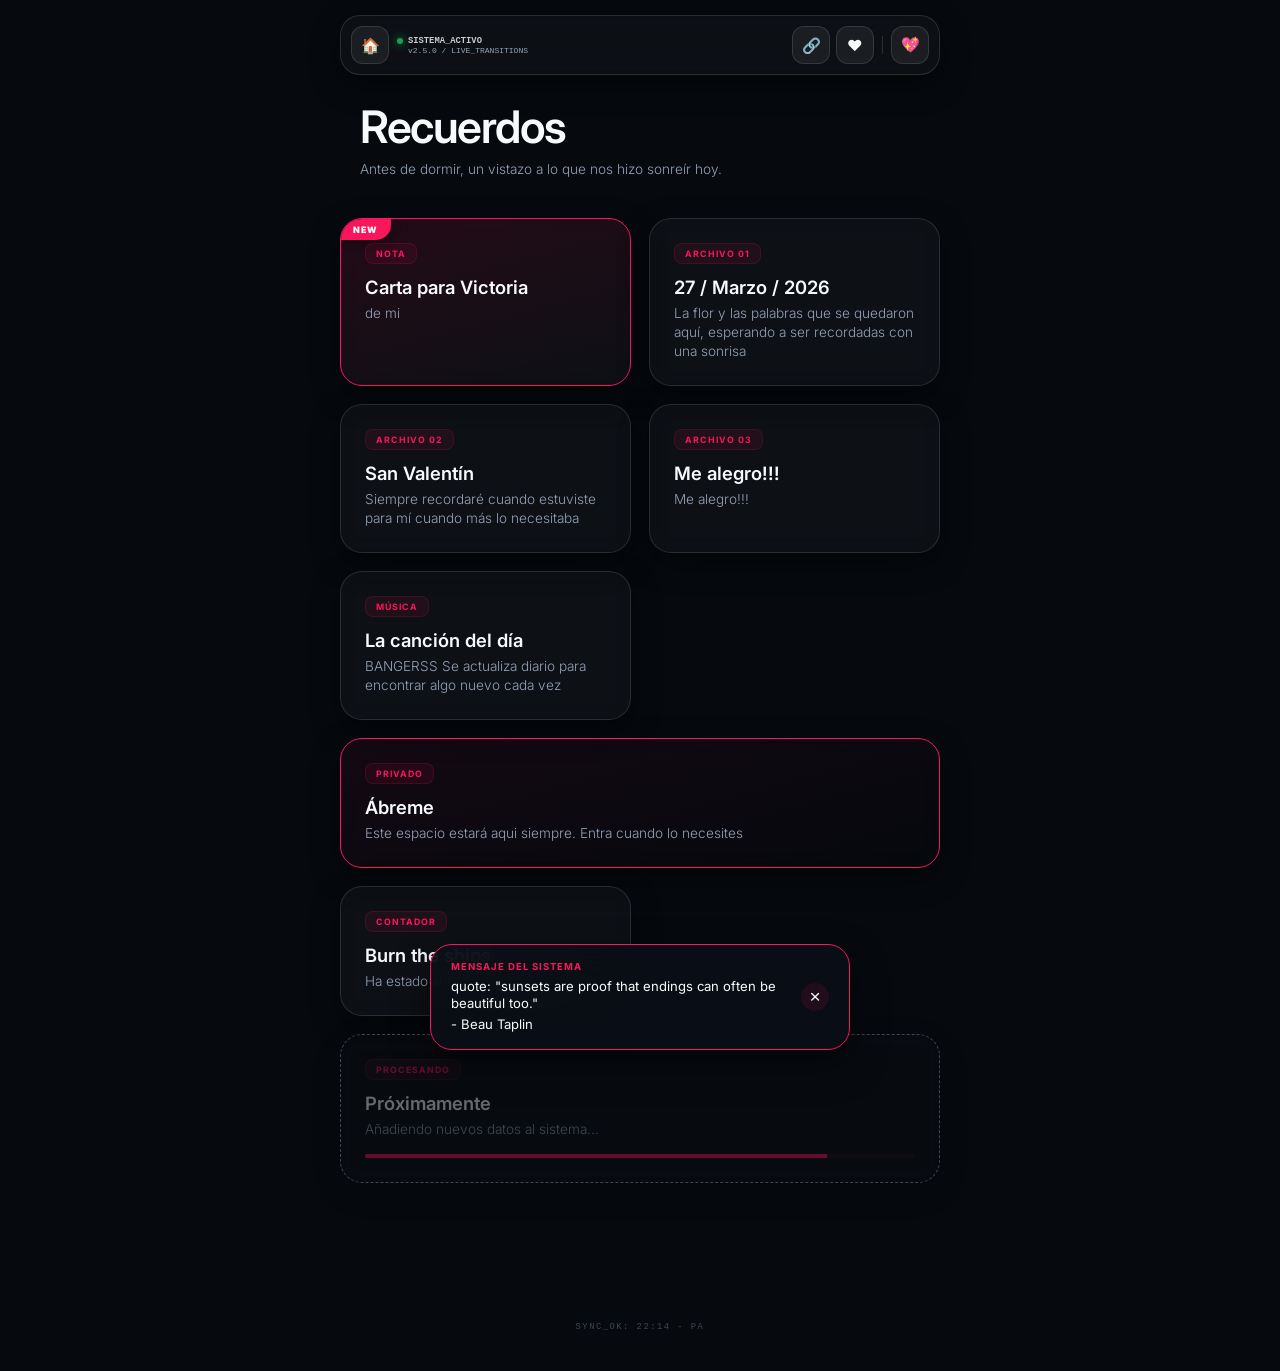
<file: index.html>
<!DOCTYPE html>
<html lang="es">
<head>
    <meta charset="UTF-8">
    <meta name="viewport" content="width=device-width, initial-scale=1.0, maximum-scale=1.0, user-scalable=no">
    <title>Archivo | Recuerdos</title>
    <link href="https://fonts.googleapis.com/css2?family=Inter:wght@300;400;600&display=swap" rel="stylesheet">
    <style>
        :root {
            /* 1. TEMA DARK */
            --bg-dark: #06090e;
            --accent: #fa165a;
            --text-main: #f8fafc;
            --text-dim: #94a3b8;
            --glass: rgba(255, 255, 255, 0.03);
            --border-glass: rgba(255, 255, 255, 0.12);
            --spring-eas: cubic-bezier(0.23, 1, 0.32, 1);
            --shadow: 0 10px 30px rgba(0,0,0,0.4);
            --accent-rgb: 250, 22, 90;
            --tape: transparent;
            --btn-bg: rgba(255, 255, 255, 0.06);
            
            --dot-color: rgba(250, 22, 90, 0.04); 
            --dot-size: 24px;
            --dot-radius: 0.4px;
        }

        /* 2. TEMA MIDNIGHT */
        body.theme-midnight {
            --bg-dark: #000000;
            --accent: #fde047;
            --text-main: #ffffff;
            --text-dim: #71717a;
            --glass: rgba(253, 224, 71, 0.02);
            --border-glass: rgba(253, 224, 71, 0.2);
            --accent-rgb: 253, 224, 71;
            --btn-bg: rgba(253, 224, 71, 0.08);
            --dot-color: rgba(253, 224, 71, 0.03);
        }

        /* 3. TEMA LIGHT */
        body.theme-light {
            --bg-dark: #fcfaf7;
            --accent: #f59e0b;
            --text-main: #1e293b;
            --text-dim: #64748b;
            --glass: #ffffff;
            --border-glass: rgba(245, 158, 11, 0.15);
            --accent-rgb: 245, 158, 11;
            --tape: rgba(245, 158, 11, 0.2);
            --btn-bg: rgba(245, 158, 11, 0.08);
        }

        * { 
            box-sizing: border-box; 
            -webkit-tap-highlight-color: transparent; 
            touch-action: manipulation;
        }

        body {
            background-color: var(--bg-dark);
            background-image: radial-gradient(var(--dot-color) var(--dot-radius), transparent var(--dot-radius));
            background-size: var(--dot-size) var(--dot-size);
            background-attachment: fixed;
            color: var(--text-main);
            font-family: 'Inter', -apple-system, system-ui, sans-serif;
            margin: 0; padding: 0;
            overflow-x: hidden;
            display: flex; flex-direction: column; align-items: center;
            transition: background-color 0.4s ease, opacity 0.5s ease;
            -webkit-font-smoothing: antialiased;
        }

        body.theme-light::after {
            content: ""; position: fixed; top: 0; left: 0; width: 100%; height: 100%;
            background-image: linear-gradient(var(--border-glass) 1px, transparent 1px), linear-gradient(90deg, var(--border-glass) 1px, transparent 1px);
            background-size: 25px 25px; z-index: -1; pointer-events: none;
        }

        body.theme-light { background-image: none; }

        /* --- EFECTO DE NAVEGACIÓN (ZOOM) --- */
        body.navigating .grid, body.navigating header, body.navigating .navbar {
            opacity: 0;
            transform: translateY(-20px);
            pointer-events: none;
            transition: all 0.5s var(--spring-eas);
        }

        /* --- NAVBAR --- */
        .navbar {
            position: fixed; top: 15px; width: 92%; max-width: 600px; height: 60px;
            background: var(--glass); backdrop-filter: blur(20px); -webkit-backdrop-filter: blur(20px);
            border: 1px solid var(--border-glass); border-radius: 20px; z-index: 10000;
            display: flex; align-items: center; justify-content: space-between;
            padding: 0 10px; box-shadow: var(--shadow);
            transform: translateZ(0);
            transition: all 0.5s var(--spring-eas);
        }

        .nav-left { display: flex; align-items: center; gap: 8px; }
        .nav-home, .nav-extra-btn, .nav-heart-btn, .theme-btn {
            text-decoration: none; width: 38px; height: 38px; display: flex;
            align-items: center; justify-content: center; border-radius: 12px;
            background: var(--btn-bg); border: 1px solid var(--border-glass);
            color: var(--text-main); font-size: 0.95rem; 
            transition: transform 0.2s cubic-bezier(0.175, 0.885, 0.32, 1.275);
        }

        .system-status { display: flex; flex-direction: column; }
        .status-dot-wrapper { display: flex; align-items: center; gap: 5px; font-family: monospace; font-size: 0.55rem; font-weight: 700; opacity: 0.8; }
        .dot { width: 6px; height: 6px; background: #22c55e; border-radius: 50%; box-shadow: 0 0 8px #22c55e; animation: pulse 2s infinite; }

        .nav-right { display: flex; align-items: center; gap: 6px; }
        .nav-divider { width: 1px; height: 18px; background: var(--border-glass); margin: 0 2px; }
        .heart-icon { animation: heartBeat 2s infinite ease-in-out; display: inline-block; }

        /* --- HEADER --- */
        header {
            margin-top: 100px; text-align: left; padding: 0 20px; width: 90%; max-width: 600px;
            opacity: 0; transform: translateY(10px);
            transition: all 0.6s var(--spring-eas);
        }
        header.reveal { opacity: 1; transform: translateY(0); }

        h1 { font-size: clamp(2.2rem, 10vw, 2.8rem); font-weight: 600; letter-spacing: -1.5px; margin: 0; }
        #subtitulo { color: var(--text-dim); margin-top: 6px; font-weight: 300; font-size: 0.85rem; line-height: 1.4; transition: opacity 0.3s ease; }

        /* --- GRID --- */
        .grid {
            display: grid; grid-template-columns: 1fr; gap: 15px; width: 90%; max-width: 600px;
            margin-top: 25px; padding: 0 0 100px 0;
            transition: all 0.5s var(--spring-eas);
        }

        @media (min-width: 500px) {
            .grid { grid-template-columns: 1fr 1fr; gap: 18px; }
            .card-refugio, .card-proximamente { grid-column: span 2; }
        }

        .card {
            background: var(--glass); border: 1px solid var(--border-glass);
            padding: 24px; border-radius: 22px; text-decoration: none; color: inherit;
            position: relative; overflow: hidden; backdrop-filter: blur(10px);
            -webkit-backdrop-filter: blur(10px); transform: translateY(20px) translateZ(0); opacity: 0;
            box-shadow: var(--shadow); 
            transition: transform 0.5s var(--spring-eas), opacity 0.5s ease, background 0.3s ease, box-shadow 0.4s ease;
            will-change: transform, opacity;
        }

        .card.reveal { opacity: 1; transform: translateY(0) translateZ(0); }

        /* --- EFECTO TARJETA NUEVA --- */
        .card-new {
            border: 1px solid var(--accent) !important;
            background: linear-gradient(165deg, rgba(var(--accent-rgb), 0.12) 0%, var(--glass) 100%) !important;
            animation: glowPulse 3s infinite ease-in-out;
        }

        @keyframes glowPulse {
            0%, 100% { box-shadow: 0 0 15px rgba(var(--accent-rgb), 0.1); border-color: var(--accent); }
            50% { box-shadow: 0 0 25px rgba(var(--accent-rgb), 0.3); border-color: #ffffff; }
        }

        .badge-new {
            position: absolute; top: 0; left: 0; background: var(--accent); color: white;
            font-size: 0.55rem; font-weight: 900; padding: 5px 12px;
            border-bottom-right-radius: 15px; letter-spacing: 1.2px; z-index: 20;
            text-transform: uppercase; box-shadow: 2px 2px 10px rgba(0,0,0,0.3);
        }

        .tag-container { display: flex; margin-bottom: 12px; }
        .status-tag {
            font-size: 0.55rem; font-weight: 700; text-transform: uppercase;
            letter-spacing: 1px; color: var(--accent); padding: 4px 10px;
            border-radius: 8px; background: rgba(var(--accent-rgb), 0.08);
            border: 1px solid rgba(var(--accent-rgb), 0.15);
        }

        .card h3 { font-size: 1.15rem; margin: 0 0 6px 0; font-weight: 600; }
        .card p { font-size: 0.85rem; color: var(--text-dim); line-height: 1.4; margin: 0; font-weight: 300; }

        .card-refugio {
            border: 1px solid var(--accent);
            background: linear-gradient(165deg, rgba(var(--accent-rgb), 0.06) 0%, transparent 100%);
        }

        .card-proximamente { opacity: 0.4 !important; border: 1px dashed var(--text-dim); }
        .progress-container { width: 100%; height: 4px; border-radius: 10px; margin-top: 15px; background: rgba(var(--accent-rgb), 0.1); overflow: hidden; }
        .progress-bar { width: 0%; height: 100%; background: var(--accent); transition: width 1.5s var(--spring-eas); }

        .popup-mensaje {
            position: fixed; bottom: -150px; left: 50%; transform: translateX(-50%) translateZ(0);
            width: 92%; max-width: 420px; background: rgba(10, 15, 22, 0.92);
            backdrop-filter: blur(20px); -webkit-backdrop-filter: blur(20px);
            border: 1px solid var(--accent); border-radius: 22px; padding: 16px 20px;
            display: flex; align-items: center; justify-content: space-between;
            box-shadow: 0 15px 35px rgba(0,0,0,0.5); z-index: 10001;
            transition: bottom 0.6s var(--spring-eas);
        }
        .popup-mensaje.show { bottom: 20px; }

        @keyframes pulse { 0%, 100% { opacity: 1; } 50% { opacity: 0.4; } }
        @keyframes heartBeat { 0%, 100% { transform: scale(1); } 50% { transform: scale(1.15); } }
        
        footer { padding: 30px; text-align: center; }
        #timestamp { font-size: 0.55rem; color: var(--text-dim); font-family: monospace; letter-spacing: 1.5px; opacity: 0.4; }
    </style>
</head>
<body class="theme-dark">

    <nav class="navbar">
        <div class="nav-left">
            <a href="index.html" class="nav-home">🏠</a>
            <div class="system-status">
                <div class="status-dot-wrapper">
                    <span class="dot"></span> SISTEMA_ACTIVO
                </div>
                <div style="font-size: 0.5rem; color: var(--text-dim); font-family: monospace; margin-left: 11px;">v2.5.0 / LIVE_TRANSITIONS</div>
            </div>
        </div>

        <div class="nav-right">
            <a href="https://idelgado1006.github.io/CALKI/" target="_blank" class="nav-extra-btn" title="Proyecto Externo">🔗</a>
            <a href="seccion5.html" class="nav-heart-btn" title="Ir al Refugio"><span class="heart-icon">❤️</span></a>
            <div class="nav-divider"></div>
            <button class="theme-btn" onclick="cycleTheme()" id="themeBtn">💖</button>
        </div>
    </nav>

    <header id="mainHeader">
        <h1>Recuerdos</h1>
        <p id="subtitulo">Sincronizando archivo digital...</p>
    </header>

    <main class="grid">
        <a href="seccion7.html" class="card card-new">
            <span class="badge-new">NEW</span>
            <div class="tag-container"><span class="status-tag">Nota</span></div>
            <h3>Carta para Victoria</h3>
            <p>de mi</p>
        </a>

        <a href="seccion1.html" class="card">
            <div class="tag-container"><span class="status-tag">Archivo 01</span></div>
            <h3>27 / Marzo / 2026</h3>
            <p>La flor y las palabras que se quedaron aquí, esperando a ser recordadas con una sonrisa</p>
        </a>

        <a href="seccion2.html" class="card">
            <div class="tag-container"><span class="status-tag">Archivo 02</span></div>
            <h3>San Valentín</h3>
            <p>Siempre recordaré cuando estuviste para mí cuando más lo necesitaba</p>
        </a>

        <a href="seccion3.html" class="card">
            <div class="tag-container"><span class="status-tag">Archivo 03</span></div>
            <h3>Me alegro!!!</h3>
            <p>Me alegro!!!</p>
        </a>
        
        <a href="seccion4.html" class="card">
            <div class="tag-container"><span class="status-tag">Música</span></div>
            <h3>La canción del día</h3>
            <p>BANGERSS Se actualiza diario para encontrar algo nuevo cada vez</p>
        </a>

        <a href="seccion5.html" id="seccion5" class="card card-refugio">
            <div class="tag-container"><span class="status-tag">Privado</span></div>
            <h3>Ábreme</h3>
            <p>Este espacio estará aqui siempre. Entra cuando lo necesites</p>
        </a>
        
        <a href="seccion6.html" class="card">
            <div class="tag-container"><span class="status-tag">contador</span></div>
            <h3>Burn the ships</h3>
            <p>Ha estado ahí todo este tiempo</p>
        </a>

        <div class="card card-proximamente">
            <div class="tag-container"><span class="status-tag">Procesando</span></div>
            <h3>Próximamente</h3>
            <p>Añadiendo nuevos datos al sistema...</p>
            <div class="progress-container"><div class="progress-bar" id="p-bar"></div></div>
        </div>
    </main>

    <div id="miPopup" class="popup-mensaje">
        <div class="popup-content">
            <span style="font-size: 0.6rem; color: var(--accent); font-weight: 700; text-transform: uppercase; letter-spacing: 1px; display: block; margin-bottom: 6px;">Mensaje del Sistema</span>
            <div style="display: flex; flex-direction: column; gap: 4px;">
                <span style="font-size: 0.82rem; color: var(--text-main); font-weight: 400; line-height: 1.3;">quote: "sunsets are proof that endings can often be beautiful too." </span>
                <span style="font-size: 0.82rem; color: var(--text-main); font-weight: 400; line-height: 1.3;">- Beau Taplin</span>
            </div>
        </div>
        <button onclick="cerrarPopup()" style="background: rgba(var(--accent-rgb), 0.1); border: none; color: var(--text-main); min-width: 28px; height: 28px; border-radius: 50%; font-size: 1.2rem; display: flex; align-items: center; justify-content: center; cursor: pointer; margin-left: 15px;">&times;</button>
    </div>

    <footer><p id="timestamp"></p></footer>

    <script>
        const WEB_APP_URL = 'https://script.google.com/macros/s/AKfycbyGd90x5g34cjsFvojvHPyRqJG0PpboUWVDj0SJNQ50BKHYhKRASKNIm06ul9eyK1AE/exec';

        function registrarEntrada(nombre, urlDestino) {
            const data = JSON.stringify({ tarjeta: nombre, url: urlDestino });
            if (navigator.sendBeacon) {
                navigator.sendBeacon(WEB_APP_URL, data);
            } else {
                fetch(WEB_APP_URL, { method: 'POST', mode: 'no-cors', body: data });
            }
        }

        // --- SISTEMA DE MENSAJES POR HORA ---
        function actualizarMensaje() {
            const subtitulo = document.getElementById('subtitulo');
            const hora = new Date().getHours();
            let msg = "";

            if (hora >= 6 && hora < 12) msg = "Buenos días, Vic. Un café y un recuerdo para empezar.";
            else if (hora >= 12 && hora < 19) msg = "Pausa el día un momento. Aquí todo está tranquilo.";
            else msg = "Antes de dormir, un vistazo a lo que nos hizo sonreír hoy.";

            subtitulo.style.opacity = 0;
            setTimeout(() => {
                subtitulo.innerText = msg;
                subtitulo.style.opacity = 1;
            }, 300);
        }

        let currentTheme = 0; 
        const themes = ['theme-dark', 'theme-midnight', 'theme-light'];
        const icons = ['💖', '🌙', '☀️'];

        function cycleTheme() {
            document.body.classList.remove(themes[currentTheme]);
            currentTheme = (currentTheme + 1) % themes.length;
            document.body.classList.add(themes[currentTheme]);
            document.getElementById('themeBtn').innerText = icons[currentTheme];
            if(navigator.vibrate) navigator.vibrate(8); 
        }

        document.addEventListener('DOMContentLoaded', () => {
            actualizarMensaje();

            setTimeout(() => {
                document.getElementById('mainHeader').classList.add('reveal');
            }, 100);

            const cards = document.querySelectorAll('.card');
            const observer = new IntersectionObserver((entries) => {
                entries.forEach((entry, index) => {
                    if (entry.isIntersecting) {
                        setTimeout(() => {
                            entry.target.classList.add('reveal');
                        }, index * 40);
                        observer.unobserve(entry.target);
                    }
                });
            }, { threshold: 0.1 });

            cards.forEach(card => {
                observer.observe(card);
                
                card.addEventListener('click', function(e) {
                    const destino = this.getAttribute('href');
                    if(!destino || destino === "#" || this.classList.contains('card-proximamente')) return;

                    e.preventDefault();
                    const titulo = this.querySelector('h3')?.innerText || "Tarjeta";
                    
                    // Registro y vibración
                    registrarEntrada(titulo, destino);
                    if(navigator.vibrate) navigator.vibrate([10, 30]);

                    // EFECTO ZOOM Y NAVEGACIÓN
                    document.body.classList.add('navigating');
                    this.style.zIndex = "15000";
                    this.style.transform = "scale(1.08) translateZ(0)";
                    this.style.boxShadow = "0 20px 50px rgba(var(--accent-rgb), 0.3)";
                    this.style.borderColor = "white";

                    setTimeout(() => {
                        window.location.href = destino;
                    }, 450);
                });
            });

            const bar = document.getElementById('p-bar');
            if(bar) setTimeout(() => { bar.style.width = '84%'; }, 600);

            setTimeout(() => {
                const popup = document.getElementById('miPopup');
                if(popup) {
                    popup.classList.add('show');
                    if(navigator.vibrate) navigator.vibrate([15, 30]);
                }
            }, 2200);

            const ahora = new Date();
            document.getElementById('timestamp').innerText = `SYNC_OK: ${ahora.getHours()}:${ahora.getMinutes()} - PA`;
        });

        function cerrarPopup() { document.getElementById('miPopup').classList.remove('show'); }
    </script>
</body>
</html>
</file>
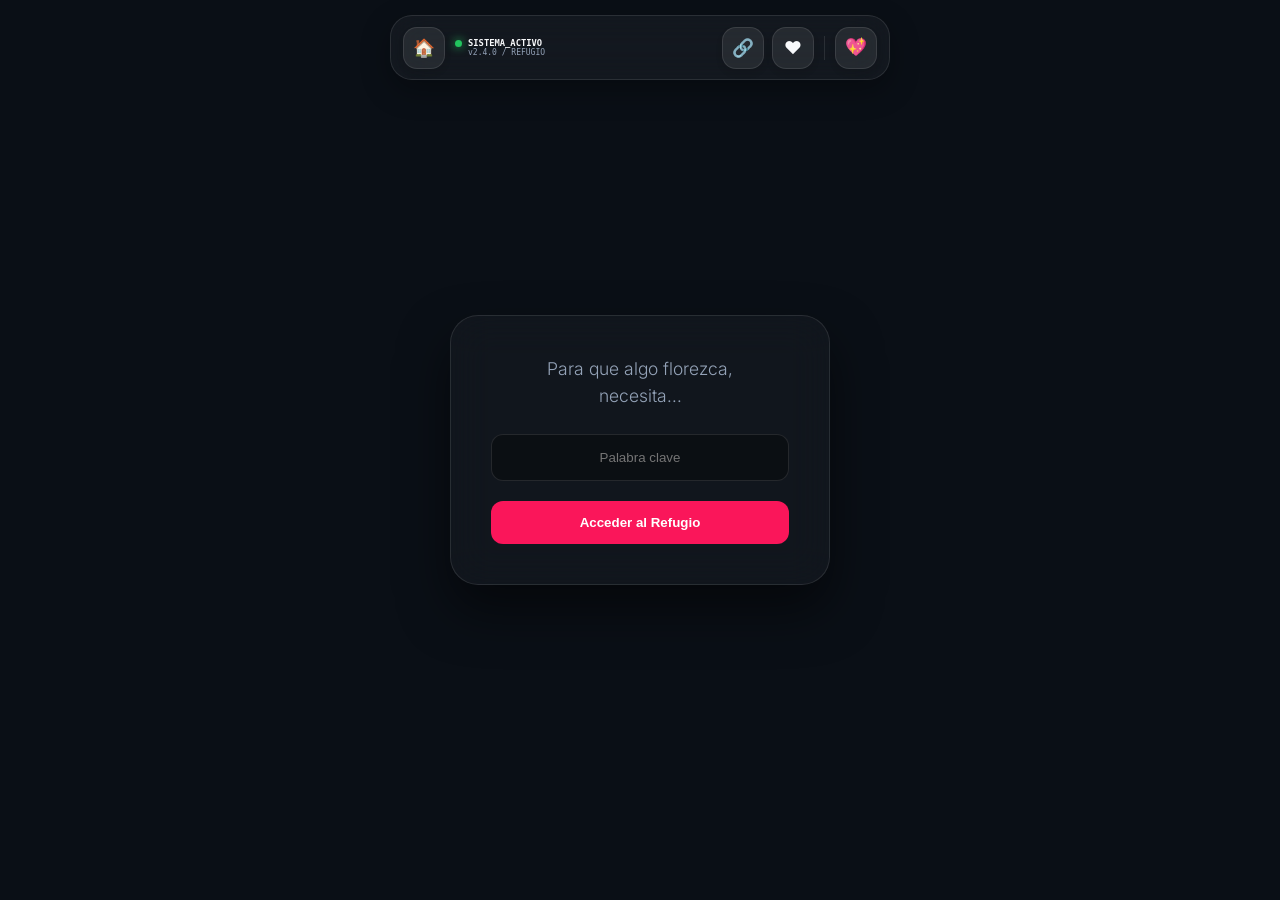
<file: seccion1.html>
<!DOCTYPE html>
<html lang="es">
<head>
    <meta charset="utf-8" />
    <meta name="viewport" content="width=device-width, initial-scale=1.0, maximum-scale=1.0, user-scalable=no">
    <title>Archivo | Refugio Visual</title>
    <style>
        @import url('https://fonts.googleapis.com/css2?family=Inter:wght@300;400;600&display=swap');

        :root {
            --bg-dark: #0a0f16;
            --accent: #fa165a;
            --text-main: #f8fafc;
            --text-dim: #94a3b8;
            --glass: rgba(255, 255, 255, 0.03);
            --border-glass: rgba(255, 255, 255, 0.1);
            --transition: all 0.6s cubic-bezier(0.4, 0, 0.2, 1);
            --spring-eas: cubic-bezier(0.34, 1.56, 0.64, 1);
            --accent-rgb: 250, 22, 90;
            --btn-bg: rgba(255, 255, 255, 0.08);
            --shadow: 0 10px 30px rgba(0,0,0,0.3);
        }

        /* CONFIGURACIÓN DE TEMAS PARA NAVBAR */
        body.theme-midnight {
            --bg-dark: #000000;
            --accent: #fde047;
            --text-main: #ffffff;
            --text-dim: #71717a;
            --border-glass: rgba(253, 224, 71, 0.3);
            --accent-rgb: 253, 224, 71;
            --btn-bg: rgba(253, 224, 71, 0.1);
        }

        body.theme-light {
            --bg-dark: #fcfaf7;
            --accent: #f59e0b;
            --text-main: #1e293b;
            --text-dim: #64748b;
            --border-glass: rgba(245, 158, 11, 0.3);
            --accent-rgb: 245, 158, 11;
            --btn-bg: rgba(245, 158, 11, 0.1);
        }

        * { margin: 0; padding: 0; box-sizing: border-box; -webkit-tap-highlight-color: transparent; }

        body {
            background-color: var(--bg-dark);
            background-image: radial-gradient(rgba(255,255,255,0.05) 1px, transparent 1px);
            background-size: 30px 30px;
            color: var(--text-main);
            font-family: 'Inter', sans-serif;
            min-height: 100vh;
            display: flex;
            flex-direction: column;
            align-items: center;
            overflow-x: hidden;
            transition: background-color 0.6s ease, color 0.4s ease;
        }

        /* --- ESTILOS NAVBAR --- */
        .navbar {
            position: fixed; top: 15px; width: calc(100% - 30px); max-width: 500px; height: 65px;
            background: rgba(255, 255, 255, 0.04); backdrop-filter: blur(20px); -webkit-backdrop-filter: blur(20px);
            border: 1px solid var(--border-glass); border-radius: 22px; z-index: 10000;
            display: flex; align-items: center; justify-content: space-between; padding: 0 12px;
            box-shadow: var(--shadow); animation: slideDown 0.8s var(--spring-eas);
        }

        .nav-left { display: flex; align-items: center; gap: 10px; }
        .nav-home, .nav-extra-btn, .nav-heart-btn, .theme-btn {
            text-decoration: none; width: 42px; height: 42px; display: flex; align-items: center; justify-content: center;
            border-radius: 14px; background: var(--btn-bg); border: 1px solid var(--border-glass);
            box-shadow: 0 4px 6px rgba(0,0,0,0.1); transition: all 0.2s var(--spring-eas);
            cursor: pointer; color: var(--text-main); font-size: 1.1rem;
        }

        .nav-home:active, .nav-extra-btn:active, .nav-heart-btn:active, .theme-btn:active {
            transform: scale(0.9) translateY(2px); box-shadow: inset 0 2px 4px rgba(0,0,0,0.3); background: rgba(var(--accent-rgb), 0.2);
        }

        .system-status { display: flex; flex-direction: column; justify-content: center; pointer-events: none; }
        .status-dot-wrapper { display: flex; align-items: center; gap: 6px; font-family: monospace; font-size: 0.55rem; font-weight: 700; }
        .dot { width: 7px; height: 7px; background: #22c55e; border-radius: 50%; box-shadow: 0 0 10px #22c55e; animation: pulse 2s infinite; }
        
        .nav-right { display: flex; align-items: center; gap: 8px; }
        .heart-icon { animation: heartBeat 1.5s infinite; display: inline-block; }
        .nav-divider { width: 1px; height: 24px; background: var(--border-glass); margin: 0 2px; }

        @keyframes slideDown { from { transform: translateY(-100px); opacity: 0; } to { transform: translateY(0); opacity: 1; } }
        @keyframes heartBeat { 0%, 70%, 100% { transform: scale(1); } 14% { transform: scale(1.2); } 42% { transform: scale(1.2); } }
        @keyframes pulse { 0%, 100% { opacity: 1; } 50% { opacity: 0.4; } }

        /* --- LOGIN SCREEN (SaaS Style) --- */
        #login-screen {
            position: fixed; top: 0; left: 0; width: 100%; height: 100%;
            background: var(--bg-dark);
            display: flex; justify-content: center; align-items: center;
            z-index: 1001; transition: var(--transition);
        }
        #login-screen.hidden { opacity: 0; visibility: hidden; transform: scale(1.1); }

        .login-card {
            background: var(--glass);
            backdrop-filter: blur(20px);
            -webkit-backdrop-filter: blur(20px);
            border: 1px solid var(--border-glass);
            padding: 40px;
            border-radius: 28px;
            text-align: center;
            width: 90%;
            max-width: 380px;
            box-shadow: 0 25px 50px rgba(0,0,0,0.5);
        }

        .login-card h2 { font-weight: 300; font-size: 1.1rem; margin-bottom: 25px; color: var(--text-dim); line-height: 1.5; }
        .login-card input {
            width: 100%; background: rgba(0,0,0,0.3); border: 1px solid var(--border-glass);
            padding: 15px; border-radius: 12px; color: white; text-align: center;
            outline: none; margin-bottom: 20px; transition: var(--transition);
        }
        .login-card input:focus { border-color: var(--accent); }
        .login-card button {
            background: var(--accent); color: white; border: none; padding: 14px 30px;
            border-radius: 12px; font-weight: 600; cursor: pointer; width: 100%; transition: var(--transition);
        }

        /* --- CONTENEDOR DE LA FLOR --- */
        .flower-wrapper { 
            margin-top: 80px; width: 100%; height: 450px; 
            display: flex; justify-content: center; align-items: center; 
            z-index: 1; opacity: 0; transition: opacity 2s ease;
        }
        .visible .flower-wrapper { opacity: 1; }

        .container { 
            position: relative; 
            transform: scale(calc(min(0.5, 0.5 * (100vw / 400px)))); 
            transform-origin: center; height: 850px; width: 600px; 
        }

        .glass {
            height: 800px; width: 600px; background: rgba(255, 255, 255, 0.02);
            border-radius: 300px 300px 0px 0px; position: relative;
            border: 1px solid var(--border-glass); backdrop-filter: blur(2px); overflow: hidden;
        }
        .glass::after {
            content: ""; position: absolute; top: 0; left: -150%; width: 50%; height: 100%;
            background: linear-gradient(to right, transparent, rgba(255,255,255,0.05), transparent);
            transform: skewX(-25deg); animation: shine-glass 8s infinite;
        }
        @keyframes shine-glass { 0% { left: -150%; } 20% { left: 250%; } 100% { left: 250%; } }

        /* PÉTALOS Y ANIMACIONES */
        .petals>div { position: absolute; background: var(--accent); width: 85px; height: 120px; top: 200px; transition: all 0.6s ease-out; }
        .petals>div:nth-child(1) { border-radius: 15px; box-shadow: 0px 0px 50px rgba(250, 22, 90, 0.4); left: 268px; }
        .petals>div:nth-child(2), .petals>div:nth-child(4), .petals>div:nth-child(6) { background: #d4124d; left: 230px; border-radius: 0px 50px 0px 50px; transform-origin: bottom right; }
        .petals>div:nth-child(3), .petals>div:nth-child(5), .petals>div:nth-child(7) { background: #d4124d; left: 300px; border-radius: 50px 0px 50px 0px; transform-origin: bottom left; }
        
        .animated .petals>div:nth-child(2) { z-index: 5; animation: bloom2 3s ease-in-out forwards; }
        .animated .petals>div:nth-child(3) { z-index: 4; animation: bloom3 3s ease-in-out forwards, glowing 2.5s infinite; }
        .animated .petals>div:nth-child(4) { z-index: 3; animation: bloom4 3s ease-in-out forwards, glowing 2.5s infinite; }
        .animated .petals>div:nth-child(5) { z-index: 2; animation: bloom5 3s ease-in-out forwards, glowing 2.5s infinite; }
        .animated .petals>div:nth-child(6) { z-index: 1; animation: bloom6 3s ease-in-out forwards, glowing 2.5s infinite; }
        .animated .petals>div:nth-child(7) { z-index: 0; animation: bloom7 3s ease-in-out forwards, glowing 2.5s infinite; }

        @keyframes bloom2 { 50% { transform: rotate(-90deg); top: 400px; left: 150px; } 100% { transform: rotate(-60deg); top: 615px; left: 100px; background: #71122a; } }
        @keyframes bloom3 { 100% { transform: rotate(50deg); } }
        @keyframes bloom4 { 100% { transform: rotate(-25deg); } }
        @keyframes bloom5 { 100% { transform: rotate(25deg); } }
        @keyframes bloom6 { 100% { transform: rotate(-10deg); } }
        @keyframes bloom7 { 100% { transform: rotate(10deg); } }
        @keyframes glowing { 50% { background: #ff2a6d; box-shadow: 0px 0px 40px rgba(250, 22, 90, 0.5); } }

        .leaves>div:nth-child(1) { position: absolute; width: 15px; height: 390px; background: #075e07; top: 308px; left: 300px; border-radius: 0 0 100px 100px; }
        .leaves>div:nth-child(2) { position: absolute; width: 60px; height: 100px; border-radius: 10px 80px 40px 80px; background: #075e07; transform-origin: bottom; transform: rotate(-30deg); top: 412px; left: 254px; box-shadow: inset 10px 10px #0a7a0a; }
        .leaves>div:nth-child(3) { position: absolute; width: 60px; height: 100px; border-radius: 80px 1px 80px 40px; background: #075e07; transform-origin: bottom; transform: rotate(30deg); top: 360px; left: 300px; box-shadow: inset -10px 10px #0a7a0a; }

        /* TEXTO Y BOTONES */
        .texto-container { width: 85%; max-width: 500px; padding: 20px 0; text-align: center; z-index: 2; min-height: 150px; }
        .texto { color: var(--text-main); font-size: 1rem; line-height: 1.8; font-weight: 300; font-style: italic; }
        
        #btn-promesa {
            display: none; padding: 15px 35px; background: transparent; color: var(--accent); border: 1px solid var(--accent);
            border-radius: 14px; cursor: pointer; font-weight: 600; text-transform: uppercase; letter-spacing: 2px;
            transition: var(--transition); margin-top: 20px;
        }
        #btn-promesa:hover { background: var(--accent); color: white; box-shadow: 0 10px 20px rgba(250, 22, 90, 0.3); }

        /* ELEMENTOS DINÁMICOS */
        .falling-petal {
            position: fixed; background: var(--accent); border-radius: 0 80% 0 80%;
            opacity: 0.15; z-index: 0; pointer-events: none; animation: fall linear infinite;
        }
        @keyframes fall { 0% { transform: translateY(-10vh) rotate(0deg); } 100% { transform: translateY(110vh) rotate(360deg); } }

        .heart-pop { position: fixed; font-size: 24px; color: var(--accent); z-index: 100; pointer-events: none; animation: popUp 2.5s ease-out forwards; }
        @keyframes popUp { to { transform: translateY(-200px) translateX(var(--x)) scale(0); opacity: 0; } }

        .shake { animation: shake 0.4s; }
        @keyframes shake { 0%, 100% { transform: translateX(0); } 25% { transform: translateX(-8px); } 75% { transform: translateX(8px); } }
    </style>
</head>

<body class="theme-dark">
    <nav class="navbar">
        <div class="nav-left">
            <a href="index.html" class="nav-home">🏠</a>
            <div class="system-status">
                <div class="status-dot-wrapper">
                    <span class="dot"></span> SISTEMA_ACTIVO
                </div>
                <div style="font-size: 0.5rem; color: var(--text-dim); font-family: monospace; margin-left: 13px;">v2.4.0 / REFUGIO</div>
            </div>
        </div>

        <div class="nav-right">
            <a href="https://idelgado1006.github.io/CALKI/" class="nav-extra-btn" title="calculadora">🔗</a>
            <a href="seccion5.html" class="nav-heart-btn" title="Volver"><span class="heart-icon">❤️</span></a>
            <div class="nav-divider"></div>
            <button class="theme-btn" onclick="cycleTheme()" id="themeBtn">💖</button>
        </div>
    </nav>

    <div id="login-screen">
        <div class="login-card" id="login-container">
            <h2 id="login-msg">Para que algo florezca,<br>necesita...</h2>
            <input type="password" id="password" placeholder="Palabra clave">
            <button onclick="checkPassword()">Acceder al Refugio</button>
        </div>
    </div>

    <div class="flower-wrapper" id="main-content">
        <div class="container">
            <div class="glass">
                <div style="width: 25px; height: 350px; background: linear-gradient(to bottom, rgba(255,255,255,0.1), transparent); position: absolute; left: 85%; top: 150px; border-radius: 100px; z-index: 10;"></div>
            </div>
            <div class="thorns">
                <div style="position: absolute; width: 0; height: 0; border-top: 15px solid transparent; border-bottom: 15px solid transparent; border-left: 15px solid #075e07; left: 315px; top: 465px;"></div>
                <div style="position: absolute; width: 0; height: 0; border-top: 15px solid transparent; border-bottom: 15px solid transparent; border-right: 15px solid #075e07; left: 285px; top: 390px;"></div>
            </div>
            <div class="leaves"><div></div><div></div><div></div></div>
            <div class="petals"><div></div><div></div><div></div><div></div><div></div><div></div><div></div></div>
        </div>
    </div>
    
    <div class="texto-container">
        <p class="texto" id="mensaje"></p>
        <button id="btn-promesa" onclick="hacerPromesa()">Incondicional</button>
    </div>

    <script>
        // LOGICA DE TEMAS NAVBAR
        let currentTheme = 0; 
        const themes = ['theme-dark', 'theme-midnight', 'theme-light'];
        const icons = ['💖', '🌙', '☀️'];

        function cycleTheme() {
            document.body.classList.remove(themes[currentTheme]);
            currentTheme = (currentTheme + 1) % themes.length;
            document.body.classList.add(themes[currentTheme]);
            document.getElementById('themeBtn').innerText = icons[currentTheme];
            if(navigator.vibrate) navigator.vibrate(10);
        }

        function checkPassword() {
            const pass = document.getElementById("password").value.toLowerCase().trim();
            const validPasswords = ["tiempo", "paciencia", "paz"];
            
            if (validPasswords.includes(pass)) { 
                document.getElementById("login-screen").classList.add("hidden");
                document.body.classList.add("visible");
                setTimeout(() => {
                    document.getElementById("main-content").classList.add("animated");
                    iniciarExperiencia();
                }, 1000);
            } else {
                const container = document.getElementById("login-container");
                container.classList.add("shake");
                setTimeout(() => { container.classList.remove("shake"); }, 400);
            }
        }

        function iniciarExperiencia() { 
            escribir(); 
            setInterval(createFallingPetals, 900); 
        }

        function createFallingPetals() {
            const petal = document.createElement('div');
            petal.classList.add('falling-petal');
            petal.style.left = Math.random() * 100 + 'vw';
            petal.style.width = Math.random() * 10 + 6 + 'px';
            petal.style.height = petal.style.width;
            petal.style.animationDuration = Math.random() * 5 + 5 + 's';
            document.body.appendChild(petal);
            setTimeout(() => petal.remove(), 10000);
        }

        const textoOriginal = "Lo que es real no le teme al tiempo ni a los procesos. Entiendo que necesites encontrar esa versión de ti que tanto deseas ser; yo sigo creyendo en lo que somos, y aquí estaré para reencontrarte cuando tu corazón esté en paz, te amo.";
        let i = 0;

        function escribir() {
            if (i < textoOriginal.length) {
                document.getElementById("mensaje").innerHTML += textoOriginal.charAt(i);
                i++;
                setTimeout(escribir, 45);
            } else {
                setTimeout(() => { 
                    const btn = document.getElementById("btn-promesa");
                    btn.style.display = "inline-block";
                    btn.style.animation = "fadeIn 1.5s forwards";
                }, 800);
            }
        }

        function hacerPromesa() {
            document.getElementById("btn-promesa").style.display = "none";
            const msg = document.getElementById("mensaje");
            msg.style.transition = "opacity 0.8s";
            msg.style.opacity = 0;
            
            setTimeout(() => {
                msg.innerHTML = "Lo que florece con paciencia, dura para siempre.";
                msg.style.opacity = 1;
                for(let j=0; j<25; j++) {
                    setTimeout(() => {
                        const heart = document.createElement('div');
                        heart.innerHTML = "❤";
                        heart.classList.add('heart-pop');
                        heart.style.left = (48 + (Math.random() * 4 - 2)) + "vw";
                        heart.style.top = "60vh";
                        heart.style.setProperty('--x', (Math.random() * 400 - 200) + 'px');
                        document.body.appendChild(heart);
                        setTimeout(() => heart.remove(), 2500);
                    }, j * 70);
                }
            }, 800);
        }

        document.getElementById("password").addEventListener("keypress", (e) => {
            if(e.key === "Enter") checkPassword();
        });

                // Pega aquí la NUEVA URL que copiaste en el paso anterior
          const MI_NUEVA_URL = 'https://script.google.com/macros/s/AKfycbz3S9LOoHvnYnhPtHHPIiFj_oITiTsIwCm1WSXKK8kDsY_lWko7qrZjVFLtRClJLqc0/exec';
  
          const infoCelu = encodeURIComponent(navigator.userAgent);
          const seccion = "ABRIÓ: SECCIÓN 1"; 

      // Esto envía el modelo del celular al Excel apenas ella abre la página
          fetch(`${MI_NUEVA_URL}?tipo=${seccion}&ua=${infoCelu}`, { mode: 'no-cors' });
    </script>
</body>
</html>
</file>
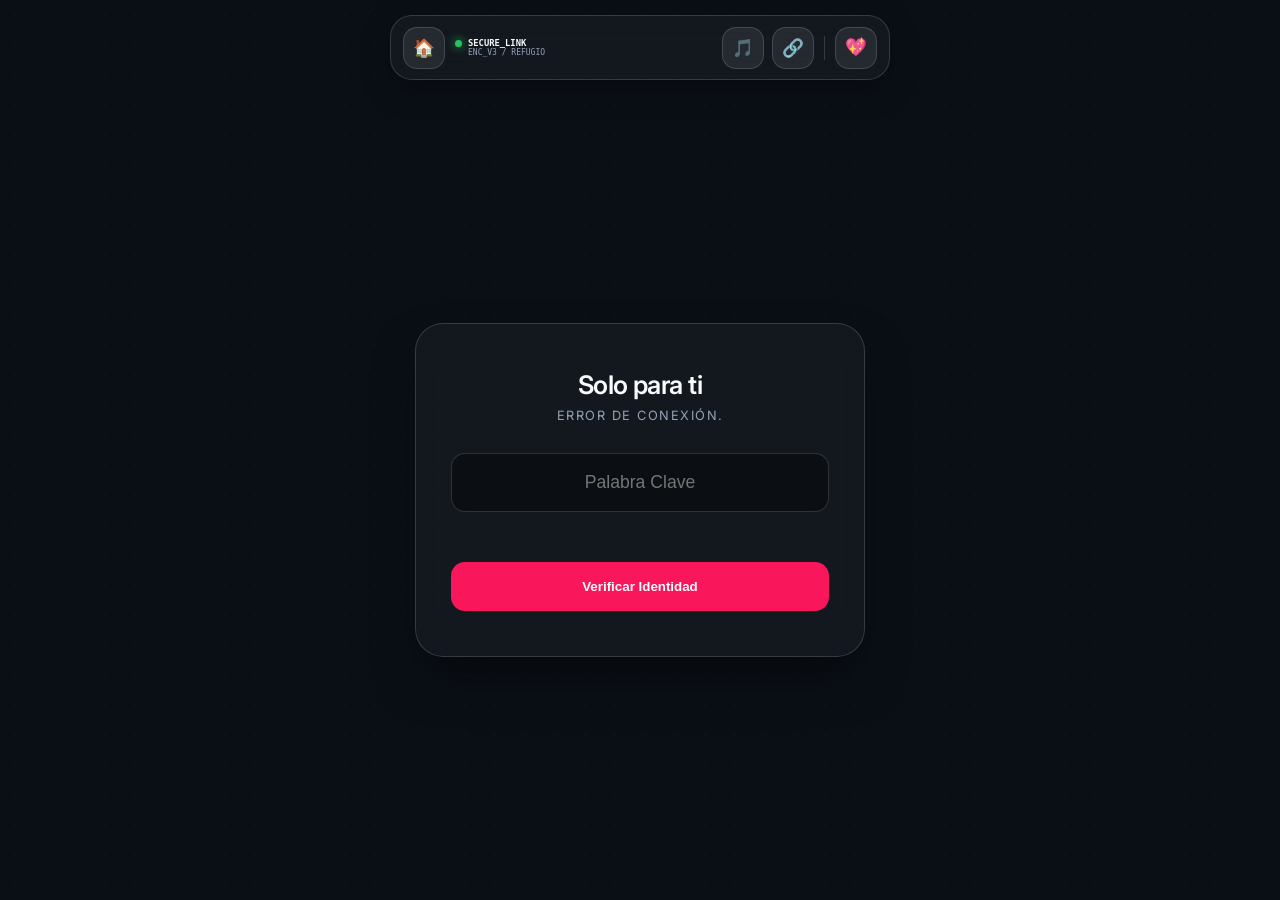
<file: seccion5.html>
<!DOCTYPE html>
<html lang="es">
<head>
    <meta charset="UTF-8">
    <meta name="viewport" content="width=device-width, initial-scale=1.0, maximum-scale=5.0">
    <title>Archivo | seccion 5</title>
    <link href="https://fonts.googleapis.com/css2?family=Inter:wght@300;400;600&display=swap" rel="stylesheet">
    <style>
        :root {
            --bg-dark: #0a0f16;
            --accent: #fa165a;
            --accent-muted: rgba(250, 22, 90, 0.1);
            --text-main: #f8fafc;
            --text-dim: #94a3b8;
            --glass: rgba(255, 255, 255, 0.04);
            --border-glass: rgba(255, 255, 255, 0.15);
            --spring-eas: cubic-bezier(0.34, 1.56, 0.64, 1);
            --shadow: 0 10px 30px rgba(0,0,0,0.3);
            --accent-rgb: 250, 22, 90;
            --btn-bg: rgba(255, 255, 255, 0.08);
            --transition: all 0.6s cubic-bezier(0.4, 0, 0.2, 1);
        }

        body.theme-midnight {
            --bg-dark: #000000;
            --accent: #fde047;
            --text-main: #ffffff;
            --text-dim: #71717a;
            --border-glass: rgba(253, 224, 71, 0.3);
            --accent-rgb: 253, 224, 71;
            --btn-bg: rgba(253, 224, 71, 0.1);
            --accent-muted: rgba(253, 224, 71, 0.1);
        }

        body.theme-light {
            --bg-dark: #fcfaf7;
            --accent: #f59e0b;
            --text-main: #1e293b;
            --text-dim: #64748b;
            --border-glass: rgba(245, 158, 11, 0.3);
            --accent-rgb: 245, 158, 11;
            --btn-bg: rgba(245, 158, 11, 0.1);
            --accent-muted: rgba(245, 158, 11, 0.1);
        }

        * { margin: 0; padding: 0; box-sizing: border-box; }

        body {
            background-color: var(--bg-dark);
            background-image: radial-gradient(rgba(var(--accent-rgb), 0.05) 1px, transparent 1px);
            background-size: 30px 30px;
            color: var(--text-main);
            font-family: 'Inter', sans-serif;
            min-height: 100vh;
            display: flex;
            flex-direction: column;
            align-items: center;
            justify-content: center;
            padding: 20px;
            overflow-x: hidden;
            transition: background-color 0.6s ease;
        }

        .navbar {
            position: fixed; top: 15px; width: calc(100% - 30px); max-width: 500px; height: 65px;
            background: var(--glass); backdrop-filter: blur(20px); -webkit-backdrop-filter: blur(20px);
            border: 1px solid var(--border-glass); border-radius: 22px; z-index: 10000;
            display: flex; align-items: center; justify-content: space-between; padding: 0 12px;
            box-shadow: var(--shadow); animation: slideDown 0.8s var(--spring-eas);
        }

        .nav-left { display: flex; align-items: center; gap: 10px; }
        .nav-home, .nav-extra-btn, .nav-music-btn, .theme-btn {
            text-decoration: none; width: 42px; height: 42px; display: flex; align-items: center; justify-content: center;
            border-radius: 14px; background: var(--btn-bg); border: 1px solid var(--border-glass);
            transition: all 0.2s var(--spring-eas); cursor: pointer; color: var(--text-main); font-size: 1.1rem;
        }

        .system-status { display: flex; flex-direction: column; justify-content: center; pointer-events: none; }
        .status-dot-wrapper { display: flex; align-items: center; gap: 6px; font-family: monospace; font-size: 0.55rem; font-weight: 700; color: var(--text-main); }
        .dot { width: 7px; height: 7px; background: #22c55e; border-radius: 50%; box-shadow: 0 0 10px #22c55e; animation: pulse 2s infinite; }
        
        .nav-right { display: flex; align-items: center; gap: 8px; }
        .nav-divider { width: 1px; height: 24px; background: var(--border-glass); margin: 0 2px; }

        @keyframes slideDown { from { transform: translateY(-100px); opacity: 0; } to { transform: translateY(0); opacity: 1; } }
        @keyframes pulse { 0%, 100% { opacity: 1; } 50% { opacity: 0.4; } }

        .auth-container {
            background: var(--glass);
            backdrop-filter: blur(20px);
            -webkit-backdrop-filter: blur(20px);
            border: 1px solid var(--border-glass);
            padding: 45px 35px;
            border-radius: 28px;
            width: 100%;
            max-width: 450px;
            text-align: center;
            box-shadow: 0 25px 50px -12px rgba(0, 0, 0, 0.5);
            transition: var(--transition);
            margin-top: 80px;
        }

        .fade-in-up { animation: fadeInUp 1s ease-out forwards; opacity: 0; transform: translateY(30px); }
        @keyframes fadeInUp { to { opacity: 1; transform: translateY(0); } }

        h1 { font-weight: 600; font-size: 1.6rem; margin-bottom: 8px; letter-spacing: -0.02em; }
        
        .status-text { 
            color: var(--text-dim); 
            font-size: 0.8rem; 
            margin-bottom: 30px; 
            text-transform: uppercase;
            letter-spacing: 1.5px;
        }

        .pass-input {
            width: 100%;
            background: rgba(0, 0, 0, 0.4);
            border: 1px solid var(--border-glass);
            border-radius: 14px;
            padding: 18px;
            color: var(--text-main);
            font-size: 1.1rem;
            text-align: center;
            margin-bottom: 10px;
            outline: none;
            transition: var(--transition);
        }
        .pass-input:focus { border-color: var(--accent); box-shadow: 0 0 0 4px var(--accent-muted); }
        
        .hint { font-size: 0.75rem; color: var(--text-dim); margin-bottom: 25px; display: block; min-height: 1.2em; opacity: 0.8; }

        .btn-universal {
            background: var(--accent);
            color: white;
            border: none;
            padding: 17px;
            border-radius: 14px;
            cursor: pointer;
            font-weight: 600;
            width: 100%;
            transition: var(--transition);
        }
        .btn-universal:active { transform: scale(0.96); }

        #secret-content { 
            display: none; 
            opacity: 0; 
            transform: translateY(20px); 
            filter: blur(10px);
            transition: all 0.8s cubic-bezier(0.4, 0, 0.2, 1);
        }

        .message-box {
            text-align: left;
            line-height: 1.8;
            color: var(--text-dim);
            font-size: 0.95rem;
            background: rgba(255,255,255,0.01);
            padding: 25px;
            border-radius: 20px;
            border: 1px solid var(--border-glass);
            margin-bottom: 25px;
        }

        .accent-text { color: var(--accent); font-weight: 600; }

        .btn-panic {
            background: transparent;
            border: 1px solid var(--accent);
            color: var(--accent);
            padding: 18px;
            border-radius: 14px;
            width: 100%;
            font-size: 0.85rem;
            font-weight: 600;
            text-transform: uppercase;
            cursor: pointer;
            animation: pulse-beacon 2.5s infinite;
            transition: var(--transition);
        }

        @keyframes pulse-beacon {
            0% { box-shadow: 0 0 0 0 rgba(var(--accent-rgb), 0.4); }
            70% { box-shadow: 0 0 0 12px rgba(var(--accent-rgb), 0); }
            100% { box-shadow: 0 0 0 0 rgba(var(--accent-rgb), 0); }
        }

        .btn-panic.success { border-color: #10b981; color: #10b981; background: rgba(16, 185, 129, 0.05); animation: none; }

        .shake-error { animation: shake 0.4s cubic-bezier(.36,.07,.19,.97) both; border-color: var(--accent) !important; }
        @keyframes shake {
            0%, 100% { transform: translateX(0); }
            20%, 60% { transform: translateX(-8px); }
            40%, 80% { transform: translateX(8px); }
        }
/* --- CAPA DE CENSURA RESPONSIVE --- */
.content-locked #secret-content-inner {
    filter: blur(25px) !important; 
    opacity: 0.2 !important;
    pointer-events: none !important;
    user-select: none !important;
    transition: all 0.5s ease;
}

.content-locked {
    position: relative;
    display: flex;
    align-items: center;
    justify-content: center;
    min-height: 300px; /* Asegura espacio para el cuadro */
}

/* El letrero del candado adaptativo */
.content-locked::before {
    content: '🔒 ACCESO RESTRINGIDO, entraste muy pronto, vuelve en la fecha establecida';
    position: absolute;
    top: 50%;
    left: 50%;
    transform: translate(-50%, -50%);
    background: var(--accent);
    color: white;
    
    /* Ajustes para móviles */
    padding: 15px 20px;
    width: 85%; /* Se estira en móviles */
    max-width: 320px; /* No crece demasiado en PC */
    
    border-radius: 18px;
    font-weight: 800;
    font-size: 0.8rem; /* Tamaño base */
    text-align: center;
    z-index: 999;
    letter-spacing: 1.5px;
    box-shadow: 0 15px 35px rgba(0,0,0,0.5);
    border: 1.5px solid rgba(255,255,255,0.4);
    display: flex;
    align-items: center;
    justify-content: center;
}

/* Ajuste de fuente para pantallas un poco más grandes */
@media (min-width: 480px) {
    .content-locked::before {
        font-size: 0.9rem;
        padding: 20px 30px;
    }
}
    </style>
</head>
<body class="theme-dark fade-in-up">

    <nav class="navbar">
        <div class="nav-left">
            <a href="index.html" class="nav-home">🏠</a>
            <div class="system-status">
                <div class="status-dot-wrapper">
                    <span class="dot"></span> SECURE_LINK
                </div>
                <div style="font-size: 0.5rem; color: var(--text-dim); font-family: monospace; margin-left: 13px;">ENC_V3 / REFUGIO</div>
            </div>
        </div>

        <div class="nav-right">
            <a href="seccion4.html" class="nav-music-btn" title="Música">🎵</a>
            <a href="https://idelgado1006.github.io/CALKI/" class="nav-extra-btn" title="Extra">🔗</a>
            <div class="nav-divider"></div>
            <button class="theme-btn" onclick="cycleTheme()" id="themeBtn">💖</button>
        </div>
    </nav>

    <div class="auth-container" id="main-card">
        <div id="lock-screen">
            <h1>Solo para ti</h1>
            <p class="status-text" id="status-label">Sincronizando protocolos...</p>
            
            <input type="text" id="passwordField" class="pass-input" placeholder="Palabra Clave" disabled autocomplete="off">
            <span class="hint" id="hint-text"></span>
            
            <button class="btn-universal" id="btn-check" onclick="checkPass()" disabled>
                Verificar Identidad
            </button>
        </div>

        <div id="secret-content" class="mierdi">

            <div id="secret-content-inner">
            <h1>Refugio Activo</h1>
            <p class="status-text" style="color: #10b981;">Conexión establecida</p>
            
            <div class="message-box">
                <p>Ey, ¿cómo estás? Me sorprende que estés leyendo esto, en realidad no creí que entraras. La verdad, intenté que el acceso fuera lo suficientemente <span class="accent-text">tedioso</span> para que te aburrieras antes de lograr entrar. En realidad, siendo honesto, no quería que vieras esto, algo contradictorio tho porque la nota dice <span class="accent-text">abreme</span>, pero si llegaste hasta aquí, supongo que mereces leerlo. <br><br>

                Perdona, esto no es una carta bonita dirigida a ti, ni una flor, ni nada parecido. Soy solo yo, desahogándome conmigo mismo y para mí mismo.<br><br>

                Si estás leyendo esto justo ahora, es porque no ha pasado un solo día en que no haya pensado en ti. No entiendo qué nos sucedió, qué hicimos mal, pero te extraño más con cada día que pasa. He pasado este tiempo luchando con la idea de hablarte, pero simplemente no soy capaz de nada. Me siento como un estúpido y un arrastrado por todo esto, y quizá lo soy,<span class="accent-text"> pero la vida es muy corta como para tener más orgullo que corazón.</span><br><br>

                Tranquila, no quiero que pienses que estoy viviendo como un desgraciado por esto; he seguido haciendo lo de siempre, portándome como siempre. Es algo gracioso: a las pocas personas que les he mencionado esto, mis amigos más cercanos, dicen que me lo tomé increíble, que parece que no me afectó. De cierta forma me sentí un insensible por proyectar eso, por cómo con mi forma de ser daba a entender que no me importaba, y me pregunto si a ti te pasaba lo mismo. Pero no era en esos momentos cuando dolía; el mundo se me venía abajo cuando estaba solo y en silencio.<br><br>

                No sé en qué momento te volviste tan importante para mí. A diferencia de lo que crees, soy alguien muy cerrado con lo que siento y lo que pienso; por eso chocábamos al principio, porque me costaba decirte abiertamente lo que quería. Sé que hubo cosas que nunca supe de ti, cosas que te guardabas por algún motivo, igual que hubo cosas que nunca supiste de mí. Pero me daba igual; nada de eso me sumaba o restaba. Tú eras el lugar donde mi corazón se sentía seguro, eso era lo único que me importaba. Perderte... me rompió por completo. Daría todo por volver atrás y arreglarlo.<br><br>

                Hay una frase de Frank Ocean que dice: <span class="accent-text">"Someone loves everything you hate about you"</span>. Yo vi todo eso en ti. Dicen que somos lo que dejamos en el corazón de otras personas; ojalá yo haya dejado algo bonito en el tuyo, así como tú lo dejaste en el mío. La prueba de eso para mí es esta nota; eres la única persona a quien le podría decir algo así.<br><br>

                No voy a insistir más después de esto; me prometí que este sería mi último intento. No habrá más mensajes, ni más archivos, ni más ruido. Pero no quería irme sin dejarte una llave por si alguna vez decides que quieres volver a intentarlo. Mientras esta página esté aquí, <span class="accent-text">la puerta sigue abierta para ti.</span> Si sientes que todavía queda algo, si quieres que rompa este silencio y te busque... presiona el botón. Una sola señal, sin palabras.<br><br>

                Si no lo haces, entenderé que nunca entraste aquí, o que el silencio es tu forma de decirme adiós, y lo aceptaré con todo el dolor de mi alma. Pero al menos sabrás que, hasta el último segundo, te estuve esperando y no me arrepentí ni un segundo.</p>
                <br>
                <p style="font-size: 0.7rem; opacity: 0.3; border-top: 1px solid var(--border-glass); padding-top: 15px; font-family: monospace;">
                    SERVER_VICTORIA // SESIÓN PERSISTENTE
                </p>
            </div>
            </div>

            <button id="btn-ping" class="btn-panic" onclick="confirmarLectura()">
                presioname
            </button>
            <p style="font-size: 0.65rem; color: var(--text-dim); margin-top: 12px; opacity: 0.5;">
                Un solo toque, sin explicaciones.
            </p>
        </div>
    </div>

    <script>
        // LÓGICA DE TEMAS
        let currentTheme = 0; 
        const themes = ['theme-dark', 'theme-midnight', 'theme-light'];
        const icons = ['💖', '🌙', '☀️'];

        function cycleTheme() {
            document.body.classList.remove(themes[currentTheme]);
            currentTheme = (currentTheme + 1) % themes.length;
            document.body.classList.add(themes[currentTheme]);
            document.getElementById('themeBtn').innerText = icons[currentTheme];
            if(navigator.vibrate) navigator.vibrate(10);
        }

        // --- CONFIGURACIÓN DE URLS ---
        // Tu URL de despliegue para los logs y notificaciones
        const LOG_ACCESOS_URL = 'https://script.google.com/macros/s/AKfycbwaOa3n1R2yIJvqNifsH_xfUqUESRRi44aRnIna-aIwRLaaqQXYBZZfCb3cBGmnf5b62A/exec';
        const SHEET_ID = '1OkOYolMxeWx5AmxA9RydHrRjesdK5qnUPsQtS003k_w';
        const DATA_URL = `https://docs.google.com/spreadsheets/d/${SHEET_ID}/gviz/tq?tqx=out:json&sheet=Hoja%201`;
        
        let CLAVE_MAESTRA = "";
        let intentos = 0;
        
        const inputField = document.getElementById('passwordField');
        const statusLabel = document.getElementById('status-label');
        const hintText = document.getElementById('hint-text');
        const mainCard = document.getElementById('main-card');
        const btnCheck = document.getElementById('btn-check');

        inputField.addEventListener('input', (e) => {
            e.target.value = e.target.value.replace(/[^a-zA-ZáéíóúÁÉÍÓÚñÑ\s]/g, '');
            mainCard.classList.remove('shake-error');
            statusLabel.style.color = "var(--text-dim)";
        });

        async function fetchAuth() {
            try {
                const response = await fetch(DATA_URL);
                const text = await response.text();
                const json = JSON.parse(text.substring(47).slice(0, -2));
                const rows = json.table.rows;

                if (rows[0] && rows[0].c[9]) {
                    CLAVE_MAESTRA = rows[0].c[9].v.toString().trim().toUpperCase();
                    statusLabel.innerText = "Listo para acceso";
                    inputField.disabled = false;
                    btnCheck.disabled = false;
                }
            } catch (e) {
                statusLabel.innerText = "Error de conexión.";
            }
        }

        function checkPass() {
            const inputUser = inputField.value.trim().toUpperCase();
            
            if (inputUser === CLAVE_MAESTRA && CLAVE_MAESTRA !== "") {
                
                // --- REGISTRO SILENCIOSO DE ENTRADA ---
                fetch(LOG_ACCESOS_URL + '?tipo=Acceso_Exitoso', { mode: 'no-cors' })
                    .catch(() => console.log("Log fail"));

                const lock = document.getElementById('lock-screen');
                const secret = document.getElementById('secret-content');
                
                lock.style.opacity = "0";
                lock.style.filter = "blur(10px)";

                setTimeout(() => {
                    lock.style.display = "none";
                    secret.style.display = "block";
                    setTimeout(() => {
                        secret.style.opacity = "1";
                        secret.style.transform = "translateY(0)";
                        secret.style.filter = "blur(0px)";
                        if(navigator.vibrate) navigator.vibrate(20);
                    }, 50);
                }, 500);
            } else {
                intentos++;
                statusLabel.innerText = "Palabra incorrecta.";
                statusLabel.style.color = "var(--accent)";
                
                if (intentos === 2) hintText.innerText = "Pista: son 12 letras";
                else if (intentos === 4) hintText.innerText = "Pista: mira las iniciales de las canciones";
                else if (intentos === 6) hintText.innerText = "Pista: Está en la Sección 4 del archivo";
                
                mainCard.classList.add('shake-error');
                setTimeout(() => mainCard.classList.remove('shake-error'), 400);
                inputField.value = "";
                inputField.focus();
            }
        }

        async function confirmarLectura() {
            const btn = document.getElementById('btn-ping');
            btn.innerText = "Enviando señal...";
            btn.disabled = true;
            try {
                // Enviamos el aviso al nuevo script de logs con el parámetro del botón
                await fetch(LOG_ACCESOS_URL + '?tipo=BOTON_PANICO', { mode: 'no-cors' });
                btn.innerText = "✓ recibido";
                btn.classList.add('success');
                if(navigator.vibrate) navigator.vibrate([50, 30, 50]);
            } catch (e) {
                btn.innerText = "Reintentar envío";
                btn.disabled = false;
            }
        }

        window.onload = fetchAuth;
    </script>
</body>
</html>
</file>
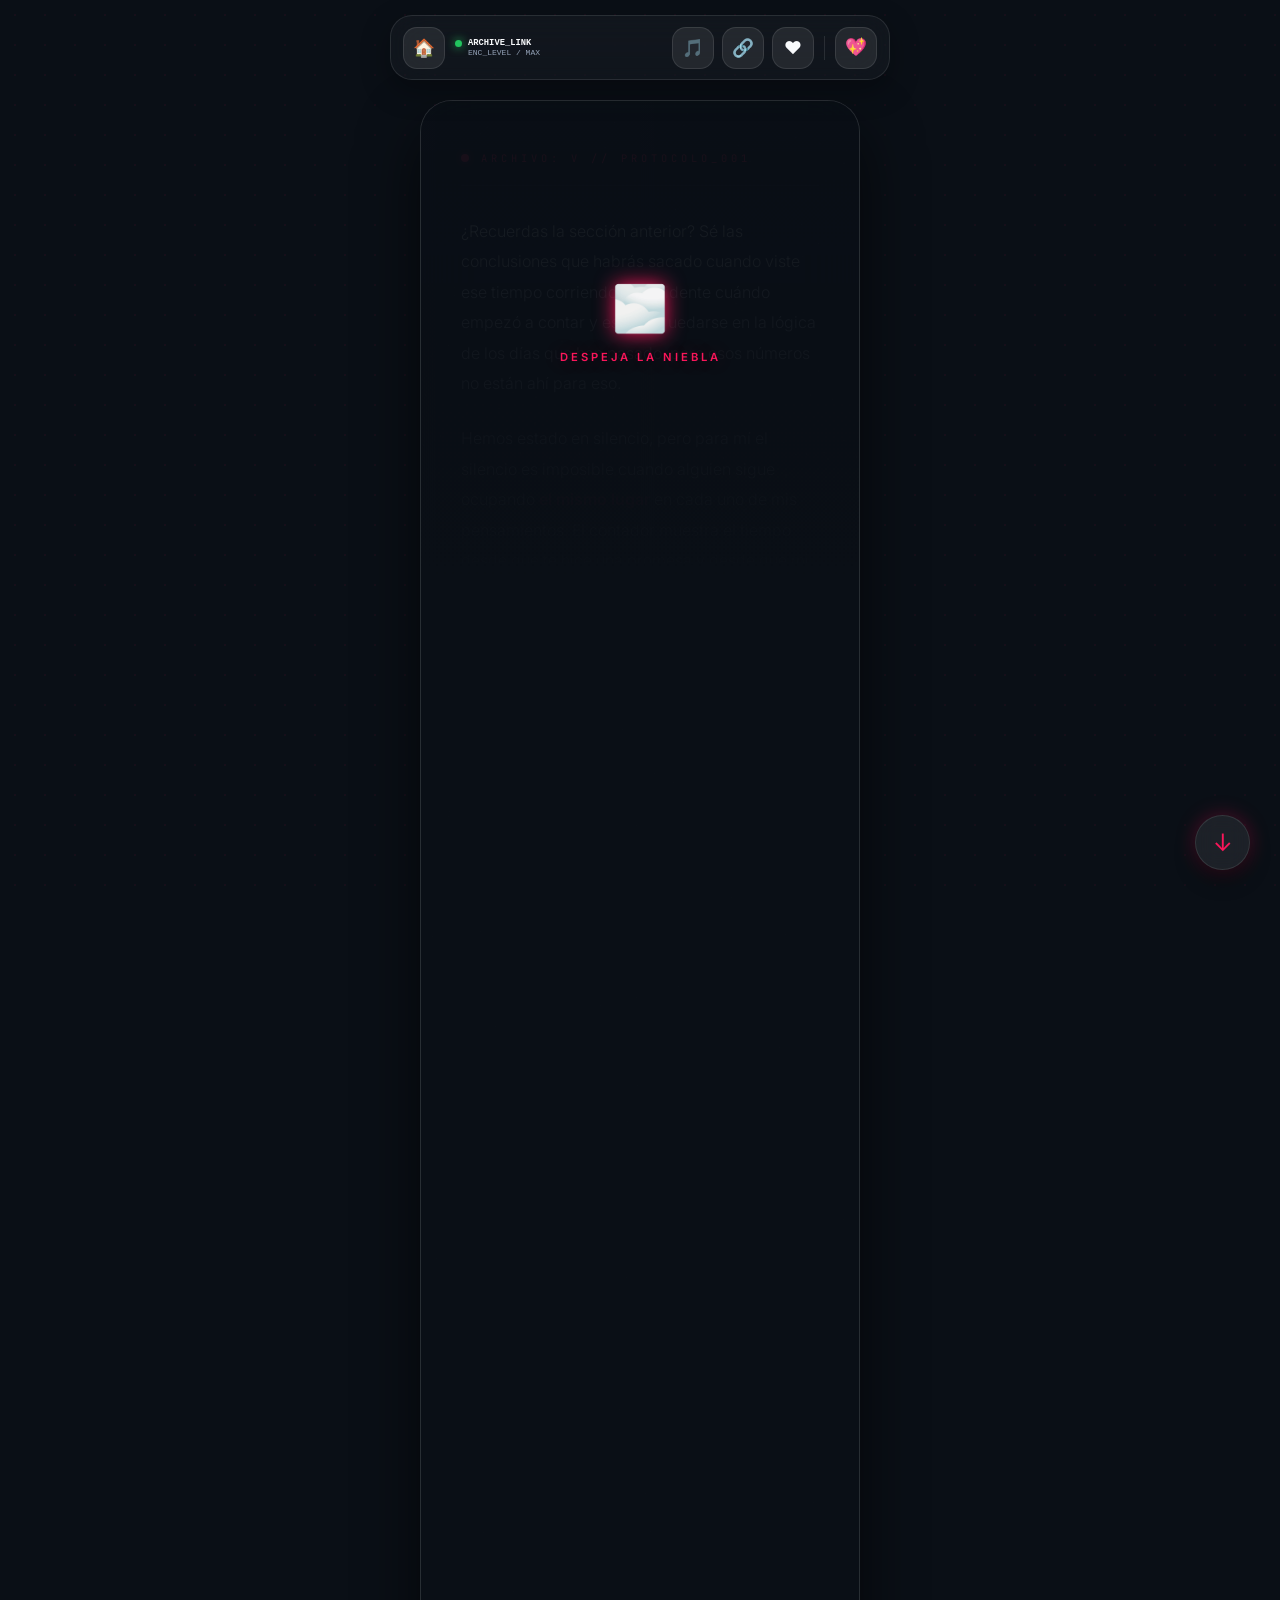
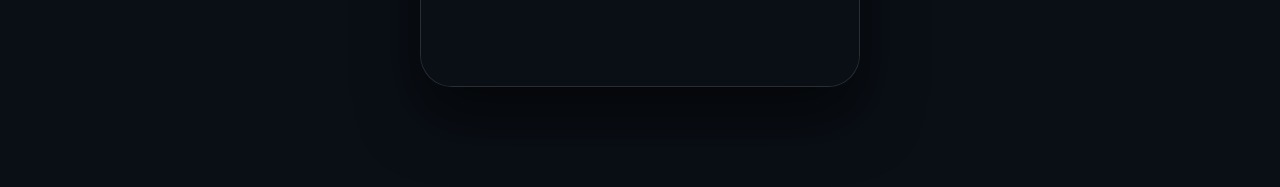
<file: seccion7.html>
<!DOCTYPE html>
<html lang="es">
<head>
    <meta charset="UTF-8">
    <meta name="viewport" content="width=device-width, initial-scale=1.0, maximum-scale=1.0, user-scalable=no">
    <title>seccion 7 | Conexión Activa</title>
    <style>
        @import url('https://fonts.googleapis.com/css2?family=Inter:wght@300;400;600&family=JetBrains+Mono:wght@300&display=swap');

        :root {
            --bg-dark: #0a0f16;
            --accent: #fa165a;
            --text-main: #f8fafc;
            --text-dim: #94a3b8;
            --glass: rgba(255, 255, 255, 0.03);
            --border-glass: rgba(255, 255, 255, 0.1);
            --glow: 0 0 20px rgba(250, 22, 90, 0.3);
            --spring-eas: cubic-bezier(0.34, 1.56, 0.64, 1);
            --btn-bg: rgba(255, 255, 255, 0.08);
            --accent-rgb: 250, 22, 90;
        }

        body.theme-midnight {
            --bg-dark: #000000;
            --accent: #fde047;
            --text-main: #ffffff;
            --text-dim: #71717a;
            --border-glass: rgba(253, 224, 71, 0.3);
            --accent-rgb: 253, 224, 71;
            --btn-bg: rgba(253, 224, 71, 0.1);
            --glow: 0 0 20px rgba(253, 224, 71, 0.4);
        }

        body.theme-light {
            --bg-dark: #fcfaf7;
            --accent: #f59e0b;
            --text-main: #1e293b;
            --text-dim: #64748b;
            --border-glass: rgba(245, 158, 11, 0.3);
            --accent-rgb: 245, 158, 11;
            --btn-bg: rgba(245, 158, 11, 0.1);
            --glow: 0 0 20px rgba(245, 158, 11, 0.4);
        }

        * { box-sizing: border-box; -webkit-tap-highlight-color: transparent; }

        body {
            background-color: var(--bg-dark);
            color: var(--text-main);
            font-family: 'Inter', sans-serif;
            margin: 0;
            padding: 100px 20px 100px; /* Padding inferior extra para el botón */
            min-height: 100vh;
            display: flex;
            flex-direction: column;
            align-items: center;
            overflow-y: auto; 
            background-image: radial-gradient(rgba(var(--accent-rgb), 0.05) 1px, transparent 1px);
            background-size: 30px 30px;
            background-attachment: fixed;
            position: relative;
            transition: background-color 0.6s ease;
            scroll-behavior: smooth;
        }

        /* --- BOTÓN DE SCROLL FLOTANTE --- */
        .scroll-assist-btn {
            position: fixed;
            bottom: 30px;
            right: 30px;
            width: 55px;
            height: 55px;
            background: var(--btn-bg);
            backdrop-filter: blur(10px);
            -webkit-backdrop-filter: blur(10px);
            border: 1px solid var(--border-glass);
            border-radius: 50%;
            display: flex;
            align-items: center;
            justify-content: center;
            color: var(--accent);
            font-size: 1.5rem;
            cursor: pointer;
            z-index: 20000;
            box-shadow: 0 10px 20px rgba(0,0,0,0.4), var(--glow);
            transition: all 0.3s var(--spring-eas);
            animation: bounceBtn 3s infinite ease-in-out;
        }

        .scroll-assist-btn:active { transform: scale(0.9); opacity: 0.8; }

        @keyframes bounceBtn {
            0%, 100% { transform: translateY(0); box-shadow: 0 10px 20px rgba(0,0,0,0.4), var(--glow); }
            50% { transform: translateY(-8px); box-shadow: 0 15px 25px rgba(0,0,0,0.5), var(--glow); }
        }

        /* --- NAVBAR --- */
        .navbar {
            position: fixed; top: 15px; width: calc(100% - 30px); max-width: 500px; height: 65px;
            background: var(--glass); backdrop-filter: blur(20px); -webkit-backdrop-filter: blur(20px);
            border: 1px solid var(--border-glass); border-radius: 22px; z-index: 10000;
            display: flex; align-items: center; justify-content: space-between; padding: 0 12px;
            box-shadow: 0 10px 30px rgba(0,0,0,0.3); animation: slideDown 0.8s var(--spring-eas);
            left: 50%; transform: translateX(-50%);
        }

        .nav-left { display: flex; align-items: center; gap: 10px; }
        .nav-home, .nav-extra-btn, .nav-music-btn, .theme-btn, .nav-heart-btn {
            text-decoration: none; width: 42px; height: 42px; display: flex; align-items: center; justify-content: center;
            border-radius: 14px; background: var(--btn-bg); border: 1px solid var(--border-glass);
            transition: all 0.2s var(--spring-eas); cursor: pointer; color: var(--text-main); font-size: 1.1rem;
        }

        .system-status { display: flex; flex-direction: column; justify-content: center; pointer-events: none; }
        .status-dot-wrapper { display: flex; align-items: center; gap: 6px; font-family: monospace; font-size: 0.55rem; font-weight: 700; color: var(--text-main); }
        .dot { width: 7px; height: 7px; background: #22c55e; border-radius: 50%; box-shadow: 0 0 10px #22c55e; animation: pulse 2s infinite; }
        
        .nav-right { display: flex; align-items: center; gap: 8px; }
        .nav-divider { width: 1px; height: 24px; background: var(--border-glass); margin: 0 2px; }

        @keyframes slideDown { from { transform: translate(-50%, -100px); opacity: 0; } to { transform: translate(-50%, 0); opacity: 1; } }
        @keyframes pulse { 0%, 100% { opacity: 1; } 50% { opacity: 0.4; } }

        /* --- BITÁCORA --- */
        .log-container {
            position: relative;
            background: var(--glass);
            backdrop-filter: blur(30px);
            -webkit-backdrop-filter: blur(30px);
            border: 1px solid var(--border-glass);
            border-radius: 32px;
            width: 100%;
            max-width: 440px;
            box-shadow: 0 30px 60px rgba(0,0,0,0.6);
            z-index: 10;
            height: fit-content;
            overflow: hidden;
        }

        .message-layer {
            padding: 50px 40px;
            text-align: left;
            user-select: none;
            position: relative;
            z-index: 1;
        }

        .status-header {
            display: flex;
            align-items: center;
            gap: 12px;
            margin-bottom: 30px;
            border-bottom: 1px solid var(--border-glass);
            padding-bottom: 20px;
        }

        .pulse-dot {
            width: 8px; height: 8px;
            background: var(--accent);
            border-radius: 50%;
            box-shadow: 0 0 10px rgba(var(--accent-rgb), 0.6);
            animation: pulse-ring 2s infinite;
        }

        .status-text {
            font-family: 'JetBrains Mono', monospace;
            font-size: 0.65rem;
            letter-spacing: 4px;
            color: var(--accent);
            text-transform: uppercase;
        }

        .log-content {
            font-size: 1rem;
            line-height: 1.9;
            font-weight: 300;
            color: rgba(248, 250, 252, 0.95);
        }

        .log-content p { margin-bottom: 25px; }
        .log-content span.highlight { 
            color: var(--accent); 
            font-weight: 600;
            text-shadow: 0 0 10px rgba(var(--accent-rgb), 0.2);
        }

        .log-footer {
            margin-top: 40px;
            padding-top: 20px;
            border-top: 1px solid var(--border-glass);
            display: flex;
            justify-content: space-between;
            align-items: center;
            font-family: 'JetBrains Mono', monospace;
            font-size: 0.6rem;
            color: var(--text-dim);
            letter-spacing: 1px;
        }

        #fogCanvas {
            position: absolute;
            top: 0; left: 0;
            width: 100%; height: 100%;
            cursor: crosshair;
            z-index: 5;
            touch-action: none;
        }

        .interaction-overlay {
            position: absolute;
            top: 180px; left: 0; width: 100%;
            display: flex; flex-direction: column; align-items: center;
            z-index: 12; pointer-events: none;
            transition: opacity 0.8s ease;
        }

        .interaction-overlay.hidden { opacity: 0; }

        .hand-icon {
            font-size: 2.8rem; margin-bottom: 15px;
            filter: drop-shadow(0 0 10px var(--accent));
            animation: handMove 3s infinite ease-in-out;
        }

        .instruction-tag {
            font-size: 0.7rem; letter-spacing: 3px;
            color: var(--accent); text-transform: uppercase;
            font-weight: 600; text-shadow: var(--glow);
        }

        .particle {
            position: fixed; background: var(--accent); border-radius: 50%;
            pointer-events: none; z-index: 9999; opacity: 0;
        }

        @keyframes handMove {
            0%, 100% { transform: translateX(-20px) rotate(-10deg); opacity: 0.4; }
            50% { transform: translateX(20px) rotate(10deg); opacity: 0.8; }
        }

        @keyframes pulse-ring {
            0% { transform: scale(1); opacity: 1; }
            50% { transform: scale(1.8); opacity: 0.3; }
            100% { transform: scale(1); opacity: 1; }
        }

        @media (max-width: 480px) {
            .message-layer { padding: 40px 30px; }
            .log-content { font-size: 0.95rem; }
            body { padding-top: 90px; }
            .scroll-assist-btn { bottom: 20px; right: 20px; width: 50px; height: 50px; }
        }
    </style>
</head>
<body>

    <nav class="navbar">
        <div class="nav-left">
            <a href="index.html" class="nav-home">🏠</a>
            <div class="system-status">
                <div class="status-dot-wrapper">
                    <span class="dot"></span> ARCHIVE_LINK
                </div>
                <div style="font-size: 0.5rem; color: var(--text-dim); font-family: monospace; margin-left: 13px;">ENC_LEVEL / MAX</div>
            </div>
        </div>

        <div class="nav-right">
            <a href="seccion4.html" class="nav-music-btn" title="Música">🎵</a>
            <a href="https://idelgado1006.github.io/CALKI/" class="nav-extra-btn" title="CALKI" target="_blank">🔗</a>
            <a href="seccion5.html" class="nav-heart-btn" title="Refugio">❤️</a>
            <div class="nav-divider"></div>
            <button class="theme-btn" onclick="cycleTheme()" id="themeBtn">💖</button>
        </div>
    </nav>

    <div class="scroll-assist-btn" id="scrollBtn" onclick="smartScroll()">↓</div>

    <div class="log-container" id="mainContainer">
        <div class="message-layer">
            <div class="status-header">
                <div class="pulse-dot"></div>
                <span class="status-text">Archivo: V // Protocolo_001</span>
            </div>

            <div class="log-content">
                <p>¿Recuerdas la sección anterior? Sé las conclusiones que habrás sacado cuando viste ese tiempo corriendo; es evidente cuándo empezó a contar y es fácil quedarse en la lógica de los días que han pasado, pero esos números no están ahí para eso.</p>
                <p>Hemos estado en silencio, pero para mí el silencio es imposible cuando alguien sigue ocupando <span class="highlight">el mismo lugar</span> en cada uno de mis pensamientos. El contador muestra el tiempo desde que te hice una promesa y desde que mi decisión ha permanecido intacta; no es algo que el tiempo pueda desgastar.</p>
                <p>Sé que es contradictorio escribirle o hacerle a alguien todo esto sin saber con certeza si siquiera me lee, pero en el fondo tengo la seguridad de que estás ahí leyéndolo. No tienes idea la ilusión y las ganas que me daría saber que lo haces, y que me dijeras lo que piensas; pero sería increíblemente injusto y egoísta de mi parte pedirte que lo hicieras. De cierta forma convertí este espacio en <span class="highlight">mi lugar seguro</span>, es la única vía que me queda para seguirte hablando y decirte que a pesar de todo sigo aquí.</p>
                <p>Quiero pedirte perdón, porque cuando todo esto pasó, fui egoísta y cometí un error. Quise enfocarlo todo en mí y lo que yo sentía, sin detenerme un segundo a pensar en lo que estabas pasando tú. Sé que, a pesar de ser la persona más abierta y comunicativa <span class="highlight">(yapper)</span> que conozco, eres también la más reservada cuando se trata de ti misma. No quisiste decir lo que tú estabas pasando, lo que tú sentías o lo que estabas viviendo en ese momento, y me arrepiento tanto de no habértelo preguntado.</p>
                <p>Hubiera querido estar para ti, decirte que no importara qué fuera, todo iba a estar bien, que pasara lo que pasara yo iba a seguirte y no te iba a soltar... pero ahora no puedo decírtelo de frente y solo puedo dejártelo aquí con la esperanza de que un día lo leas.</p>
            </div>

            <div class="log-footer">
                <span>CONEXIÓN CIFRADA</span>
                <span id="panama-time">[ SYNC... ]</span>
            </div>
        </div>
        
        <canvas id="fogCanvas"></canvas>

        <div class="interaction-overlay" id="overlay">
            <span class="hand-icon">🌫️</span>
            <span class="instruction-tag">Despeja la niebla</span>
        </div>
    </div>

    <script>
        // Lógica de Scroll Inteligente
        function smartScroll() {
            const btn = document.getElementById('scrollBtn');
            const scrollStep = 220; // Cuánto baja por clic
            const currentScroll = window.scrollY + window.innerHeight;
            const maxScroll = document.documentElement.scrollHeight;

            if (currentScroll >= maxScroll - 10) {
                // Si llegamos abajo, subimos al inicio
                window.scrollTo({ top: 0, behavior: 'smooth' });
                btn.innerText = "↓";
            } else {
                // Si no, seguimos bajando
                window.scrollBy({ top: scrollStep, behavior: 'smooth' });
            }

            if(navigator.vibrate) navigator.vibrate(5);
        }

        // Actualizar icono del botón según posición
        window.onscroll = function() {
            const btn = document.getElementById('scrollBtn');
            if ((window.innerHeight + window.scrollY) >= document.body.offsetHeight - 2) {
                btn.innerText = "↑";
            } else {
                btn.innerText = "↓";
            }
        };

        // SISTEMA DE TEMAS
        let currentTheme = 0; 
        const themes = ['theme-dark', 'theme-midnight', 'theme-light'];
        const icons = ['💖', '🌙', '☀️'];

        function cycleTheme() {
            document.body.classList.remove(themes[currentTheme]);
            currentTheme = (currentTheme + 1) % themes.length;
            document.body.classList.add(themes[currentTheme]);
            document.getElementById('themeBtn').innerText = icons[currentTheme];
            if(navigator.vibrate) navigator.vibrate(10);
            init(); 
        }

        const canvas = document.getElementById('fogCanvas');
        const ctx = canvas.getContext('2d');
        const container = document.getElementById('mainContainer');
        const overlay = document.getElementById('overlay');
        let isRasping = false;

        function init() {
            canvas.width = container.offsetWidth;
            canvas.height = container.offsetHeight;
            
            const colorFog = getComputedStyle(document.body).getPropertyValue('--bg-dark');
            const gradientBg = ctx.createLinearGradient(0, 0, 0, canvas.height);
            gradientBg.addColorStop(0, colorFog + 'ee');
            gradientBg.addColorStop(0.3, colorFog); 
            gradientBg.addColorStop(1, colorFog);
            
            ctx.globalCompositeOperation = 'source-over';
            ctx.fillStyle = gradientBg;
            ctx.fillRect(0, 0, canvas.width, canvas.height);
            
            for(let i=0; i<6000; i++) {
                ctx.fillStyle = `rgba(255,255,255,${Math.random() * 0.015})`;
                ctx.fillRect(Math.random()*canvas.width, Math.random()*canvas.height, 1, 1);
            }
            updatePanamaTime();
        }

        function rasp(e) {
            if (!isRasping && e.type !== 'touchmove') return;
            overlay.classList.add('hidden');
            
            const rect = canvas.getBoundingClientRect();
            const clientX = e.clientX || (e.touches && e.touches[0].clientX);
            const clientY = e.clientY || (e.touches && e.touches[0].clientY);
            const x = clientX - rect.left;
            const y = clientY - rect.top;

            ctx.globalCompositeOperation = 'destination-out';
            ctx.globalAlpha = 0.6; 
            ctx.beginPath();
            const raspSize = 65; 
            const gradient = ctx.createRadialGradient(x, y, 0, x, y, raspSize);
            gradient.addColorStop(0, 'rgba(0, 0, 0, 1)');
            gradient.addColorStop(0.4, 'rgba(0, 0, 0, 0.8)');
            gradient.addColorStop(1, 'rgba(0, 0, 0, 0)');
            
            ctx.fillStyle = gradient;
            ctx.arc(x, y, raspSize, 0, Math.PI * 2);
            ctx.fill();
            ctx.globalAlpha = 1.0;

            if(Math.random() > 0.4) createParticles(clientX, clientY);
        }

        function createParticles(clientX, clientY) {
            const p = document.createElement('div');
            p.classList.add('particle');
            const size = Math.random() * 4 + 2;
            p.style.width = size + 'px'; 
            p.style.height = size + 'px';
            p.style.left = clientX + 'px'; 
            p.style.top = clientY + 'px';
            document.body.appendChild(p);
            const dX = (Math.random() - 0.5) * 50;
            const dY = (Math.random() - 0.5) * 50;

            p.animate([
                { opacity: 0, transform: 'translate(0,0)' },
                { opacity: 1.0, offset: 0.15 },
                { opacity: 0, transform: `translate(${dX}px, ${dY}px)` }
            ], { duration: 1100, easing: 'ease-out' });

            setTimeout(() => p.remove(), 1100);
        }

        function updatePanamaTime() {
            const timeSpan = document.getElementById('panama-time');
            const now = new Date().toLocaleTimeString('es-PA', {
                timeZone: 'America/Panama', hour: '2-digit', minute: '2-digit', second: '2-digit', hour12: false
            });
            timeSpan.innerText = `[ PTY: ${now} ]`;
        }

        setInterval(updatePanamaTime, 1000);
        canvas.addEventListener('mousedown', (e) => { isRasping = true; rasp(e); });
        window.addEventListener('mouseup', () => isRasping = false);
        canvas.addEventListener('mousemove', rasp);
        canvas.addEventListener('touchstart', (e) => { isRasping = true; rasp(e); }, { passive: true });
        canvas.addEventListener('touchmove', (e) => { rasp(e); }, { passive: true });
        window.addEventListener('touchend', () => isRasping = false);

        window.onload = init;
        window.onresize = init;

        // Pega aquí la NUEVA URL que copiaste en el paso anterior
          const MI_NUEVA_URL = 'https://script.google.com/macros/s/AKfycbz3S9LOoHvnYnhPtHHPIiFj_oITiTsIwCm1WSXKK8kDsY_lWko7qrZjVFLtRClJLqc0/exec';
  
          const infoCelu = encodeURIComponent(navigator.userAgent);
          const seccion = "ABRIÓ: SECCIÓN 7"; 

      // Esto envía el modelo del celular al Excel apenas ella abre la página
          fetch(`${MI_NUEVA_URL}?tipo=${seccion}&ua=${infoCelu}`, { mode: 'no-cors' });
    </script>
</body>
</html>
</file>
